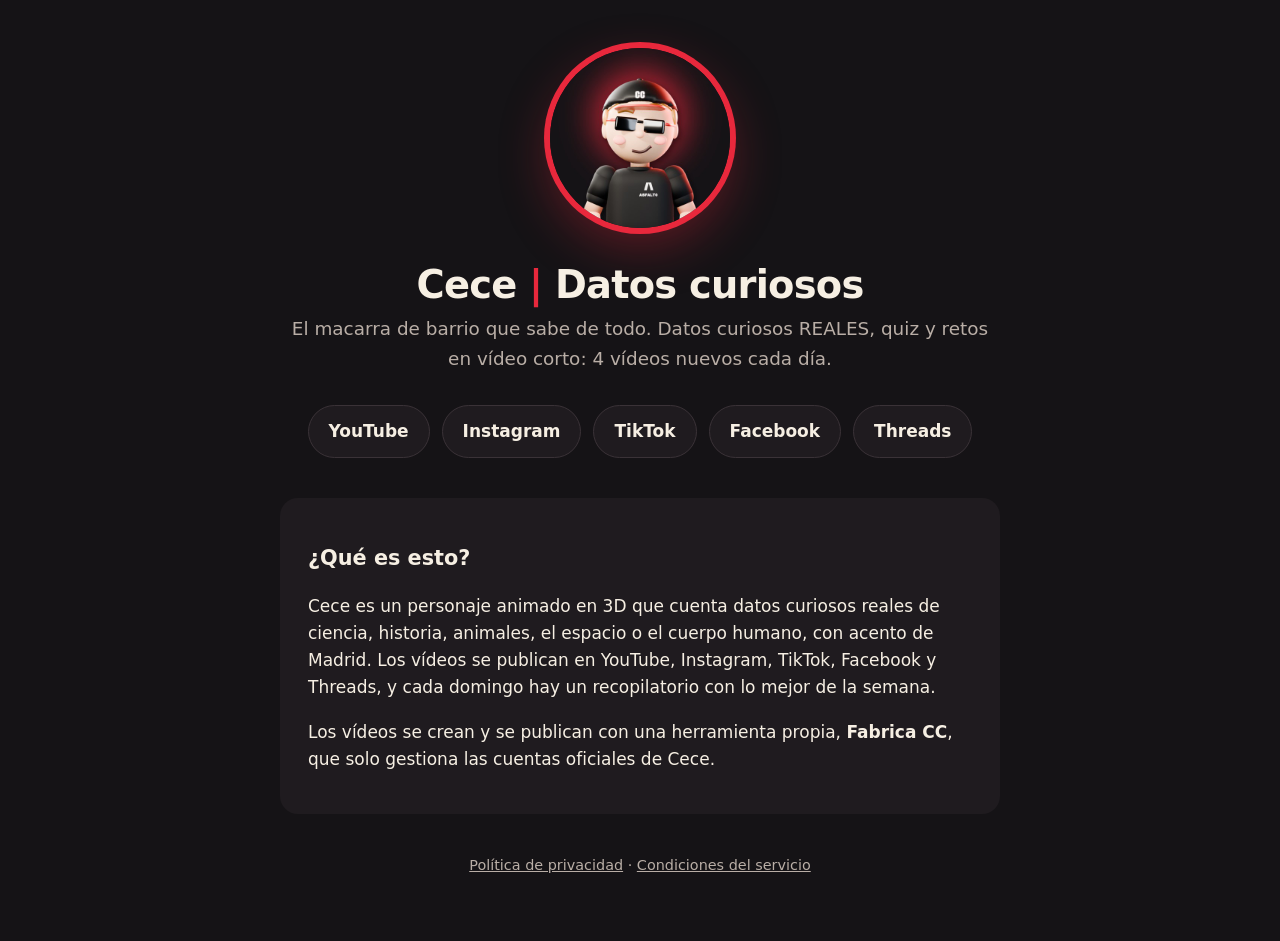
<file: index.html>
<!doctype html>
<html lang="es">
<head>
<meta charset="utf-8">
<meta name="viewport" content="width=device-width, initial-scale=1">
<title>Cece | Datos curiosos</title>
<meta name="description" content="Cece, el macarra de barrio que sabe de todo: datos curiosos, quiz y retos cada día en vídeo corto.">
<link rel="icon" href="logo120.png">
<link rel="stylesheet" href="estilo.css">
</head>
<body>
<main>
  <div class="cabecera">
    <img src="cece.jpg" alt="Cece, la mascota del canal">
    <h1>Cece <span>|</span> Datos curiosos</h1>
    <p class="lema">El macarra de barrio que sabe de todo. Datos curiosos REALES, quiz y retos en vídeo corto:
      4 vídeos nuevos cada día.</p>
    <nav class="redes">
      <a href="https://www.youtube.com/@cecedatos">YouTube</a>
      <a href="https://www.instagram.com/cecedatos/">Instagram</a>
      <a href="https://www.tiktok.com/@cecedatos">TikTok</a>
      <a href="https://www.facebook.com/cecedatos">Facebook</a>
      <a href="https://www.threads.com/@cecedatos">Threads</a>
    </nav>
  </div>
  <div class="caja">
    <h2>¿Qué es esto?</h2>
    <p>Cece es un personaje animado en 3D que cuenta datos curiosos reales de ciencia, historia, animales,
      el espacio o el cuerpo humano, con acento de Madrid. Los vídeos se publican en YouTube, Instagram,
      TikTok, Facebook y Threads, y cada domingo hay un recopilatorio con lo mejor de la semana.</p>
    <p>Los vídeos se crean y se publican con una herramienta propia, <strong>Fabrica CC</strong>, que solo
      gestiona las cuentas oficiales de Cece.</p>
  </div>
  <footer>
    <a href="privacidad.html">Política de privacidad</a> ·
    <a href="condiciones.html">Condiciones del servicio</a>
  </footer>
</main>
</body>
</html>
</file>
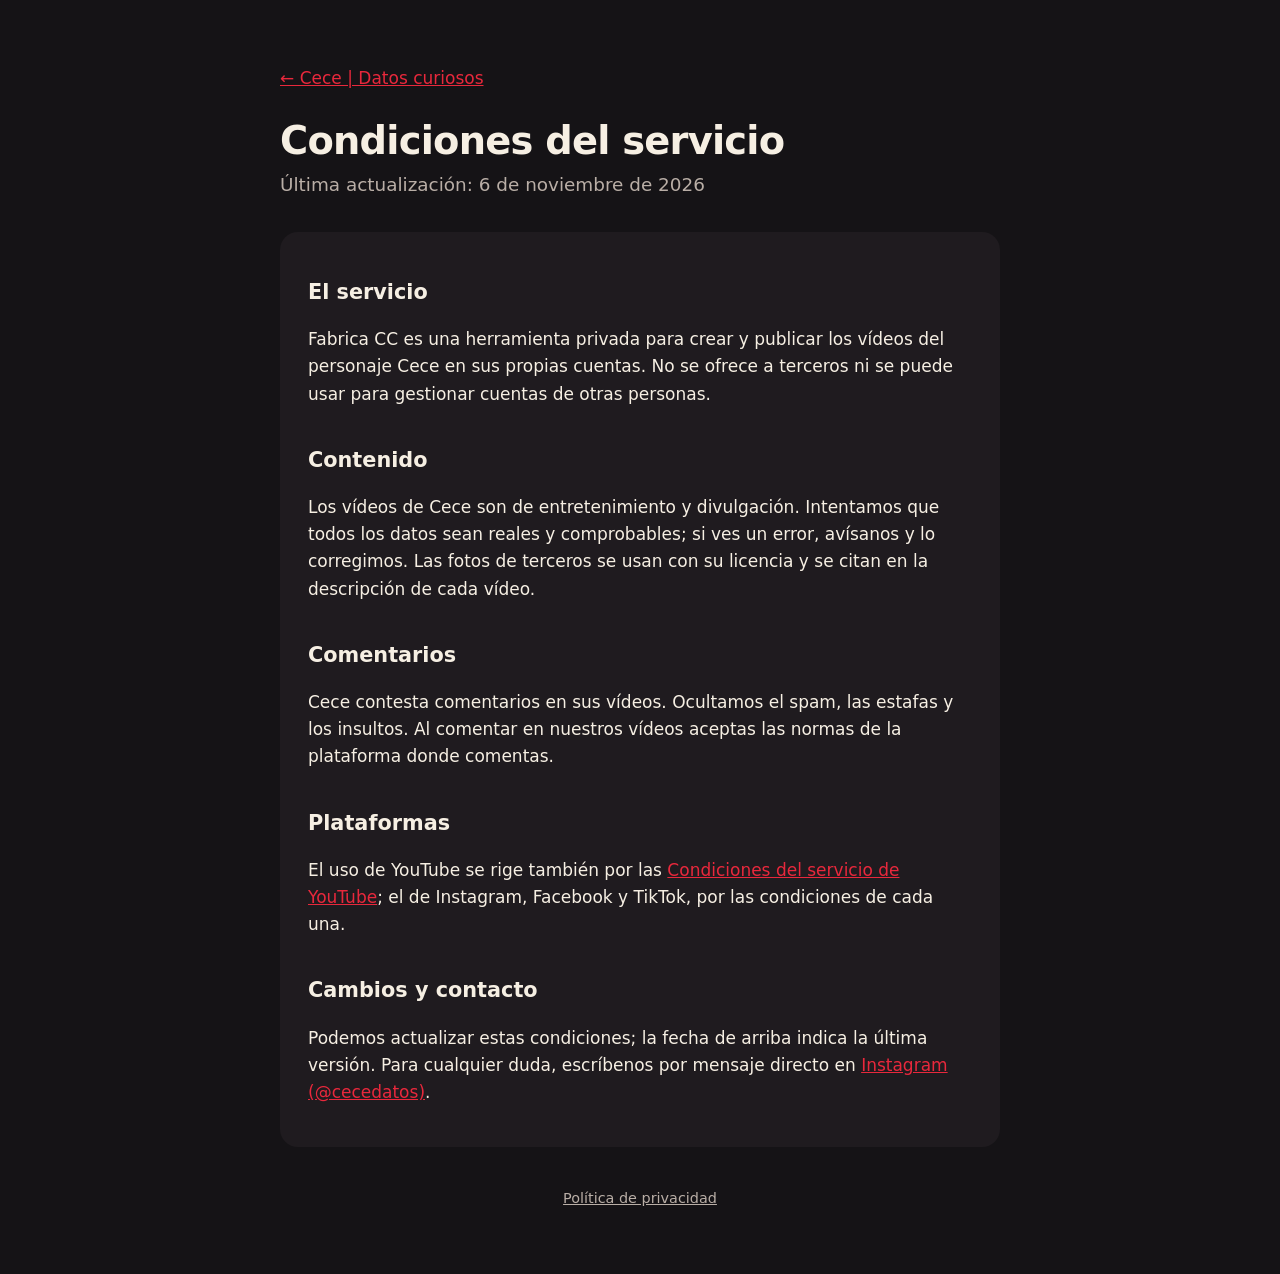
<file: condiciones.html>
<!doctype html>
<html lang="es">
<head>
<meta charset="utf-8">
<meta name="viewport" content="width=device-width, initial-scale=1">
<title>Condiciones del servicio · Cece</title>
<link rel="icon" href="logo120.png">
<link rel="stylesheet" href="estilo.css">
</head>
<body>
<main>
  <p><a href="index.html">← Cece | Datos curiosos</a></p>
  <h1>Condiciones del servicio</h1>
  <p class="lema">Última actualización: 6 de noviembre de 2026</p>
  <div class="caja">
    <h2>El servicio</h2>
    <p>Fabrica CC es una herramienta privada para crear y publicar los vídeos del personaje Cece en sus propias
      cuentas. No se ofrece a terceros ni se puede usar para gestionar cuentas de otras personas.</p>

    <h2>Contenido</h2>
    <p>Los vídeos de Cece son de entretenimiento y divulgación. Intentamos que todos los datos sean reales y
      comprobables; si ves un error, avísanos y lo corregimos. Las fotos de terceros se usan con su licencia y se
      citan en la descripción de cada vídeo.</p>

    <h2>Comentarios</h2>
    <p>Cece contesta comentarios en sus vídeos. Ocultamos el spam, las estafas y los insultos. Al comentar en
      nuestros vídeos aceptas las normas de la plataforma donde comentas.</p>

    <h2>Plataformas</h2>
    <p>El uso de YouTube se rige también por las <a href="https://www.youtube.com/t/terms">Condiciones del
      servicio de YouTube</a>; el de Instagram, Facebook y TikTok, por las condiciones de cada una.</p>

    <h2>Cambios y contacto</h2>
    <p>Podemos actualizar estas condiciones; la fecha de arriba indica la última versión. Para cualquier duda,
      escríbenos por mensaje directo en <a href="https://www.instagram.com/cecedatos/">Instagram (@cecedatos)</a>.</p>
  </div>
  <footer><a href="privacidad.html">Política de privacidad</a></footer>
</main>
</body>
</html>
</file>
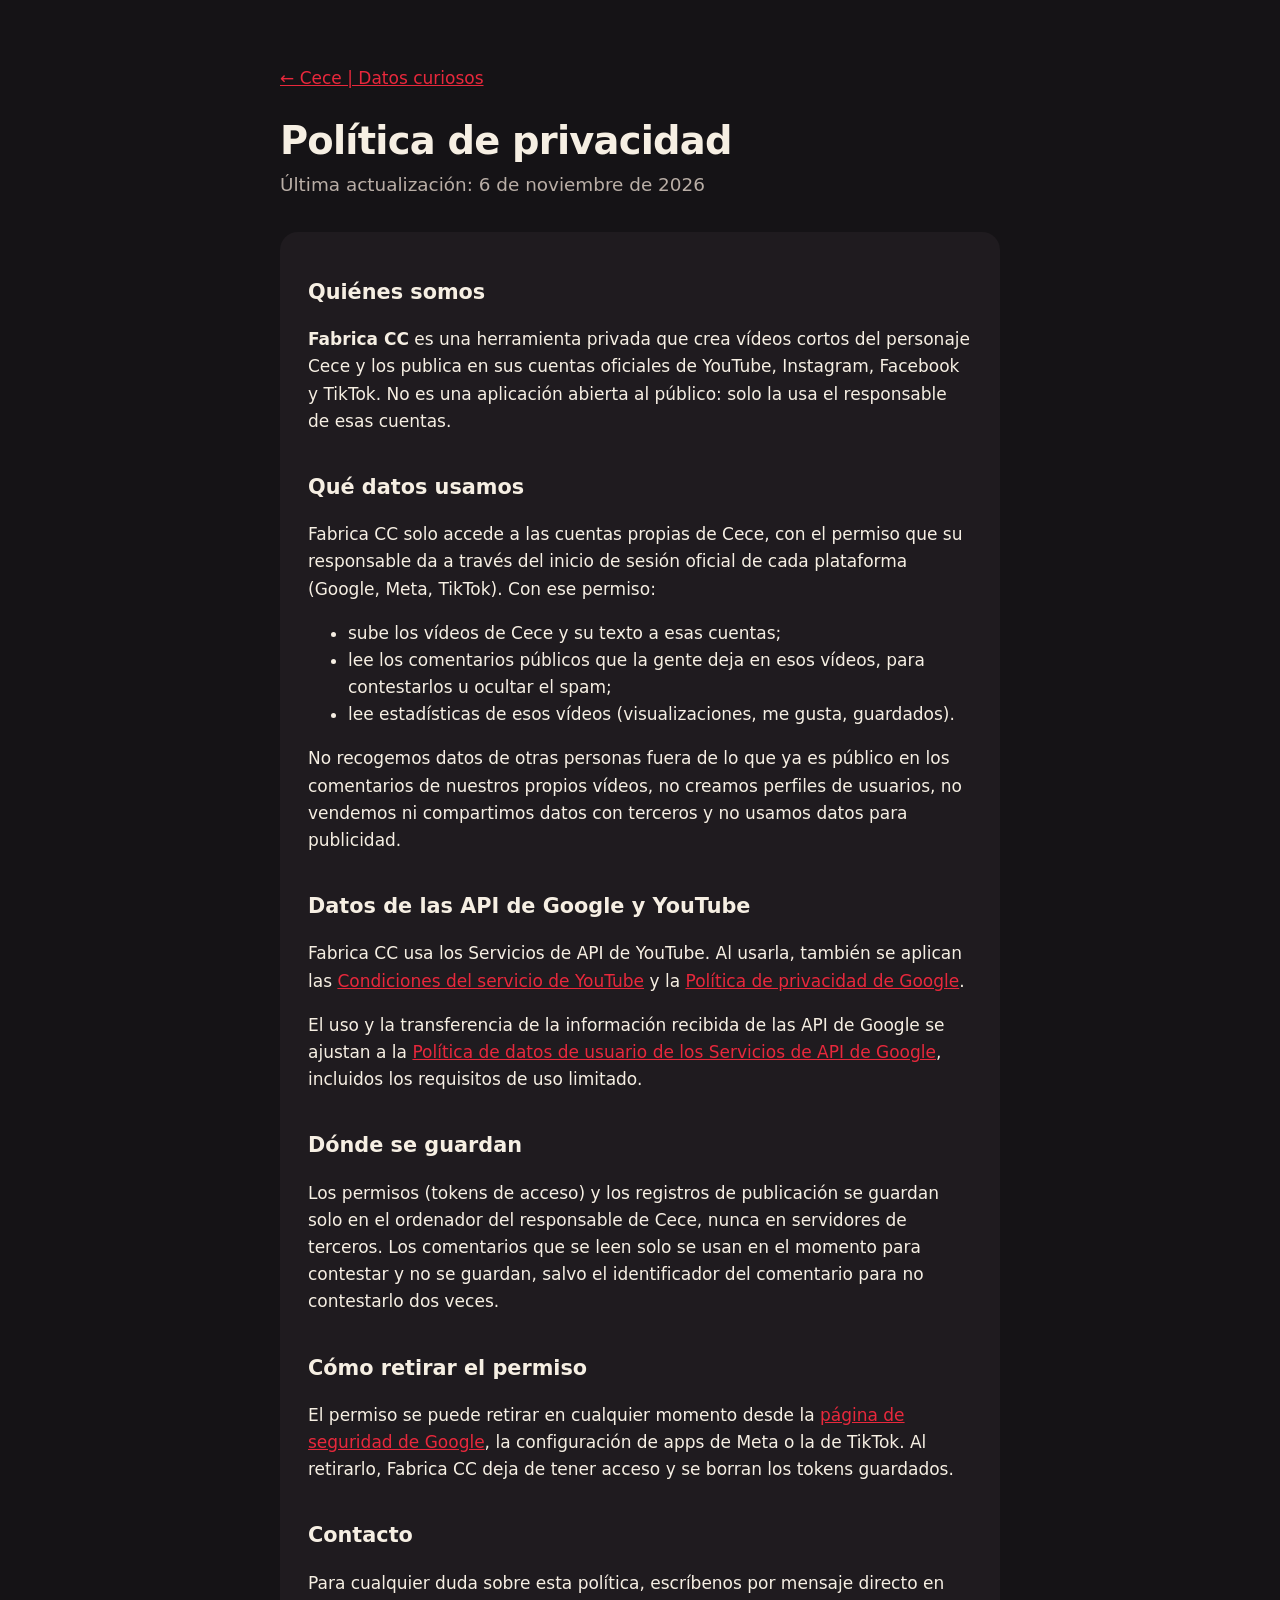
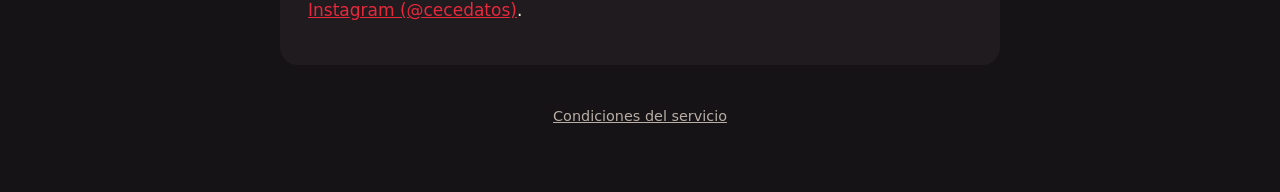
<file: privacidad.html>
<!doctype html>
<html lang="es">
<head>
<meta charset="utf-8">
<meta name="viewport" content="width=device-width, initial-scale=1">
<title>Política de privacidad · Cece</title>
<link rel="icon" href="logo120.png">
<link rel="stylesheet" href="estilo.css">
</head>
<body>
<main>
  <p><a href="index.html">← Cece | Datos curiosos</a></p>
  <h1>Política de privacidad</h1>
  <p class="lema">Última actualización: 6 de noviembre de 2026</p>
  <div class="caja">
    <h2>Quiénes somos</h2>
    <p><strong>Fabrica CC</strong> es una herramienta privada que crea vídeos cortos del personaje Cece y los
      publica en sus cuentas oficiales de YouTube, Instagram, Facebook y TikTok. No es una aplicación abierta al
      público: solo la usa el responsable de esas cuentas.</p>

    <h2>Qué datos usamos</h2>
    <p>Fabrica CC solo accede a las cuentas propias de Cece, con el permiso que su responsable da a través del
      inicio de sesión oficial de cada plataforma (Google, Meta, TikTok). Con ese permiso:</p>
    <ul>
      <li>sube los vídeos de Cece y su texto a esas cuentas;</li>
      <li>lee los comentarios públicos que la gente deja en esos vídeos, para contestarlos u ocultar el spam;</li>
      <li>lee estadísticas de esos vídeos (visualizaciones, me gusta, guardados).</li>
    </ul>
    <p>No recogemos datos de otras personas fuera de lo que ya es público en los comentarios de nuestros propios
      vídeos, no creamos perfiles de usuarios, no vendemos ni compartimos datos con terceros y no usamos datos para
      publicidad.</p>

    <h2>Datos de las API de Google y YouTube</h2>
    <p>Fabrica CC usa los Servicios de API de YouTube. Al usarla, también se aplican las
      <a href="https://www.youtube.com/t/terms">Condiciones del servicio de YouTube</a> y la
      <a href="https://policies.google.com/privacy">Política de privacidad de Google</a>.</p>
    <p>El uso y la transferencia de la información recibida de las API de Google se ajustan a la
      <a href="https://developers.google.com/terms/api-services-user-data-policy">Política de datos de usuario de
      los Servicios de API de Google</a>, incluidos los requisitos de uso limitado.</p>

    <h2>Dónde se guardan</h2>
    <p>Los permisos (tokens de acceso) y los registros de publicación se guardan solo en el ordenador del
      responsable de Cece, nunca en servidores de terceros. Los comentarios que se leen solo se usan en el momento
      para contestar y no se guardan, salvo el identificador del comentario para no contestarlo dos veces.</p>

    <h2>Cómo retirar el permiso</h2>
    <p>El permiso se puede retirar en cualquier momento desde la
      <a href="https://myaccount.google.com/permissions">página de seguridad de Google</a>, la configuración de
      apps de Meta o la de TikTok. Al retirarlo, Fabrica CC deja de tener acceso y se borran los tokens guardados.</p>

    <h2>Contacto</h2>
    <p>Para cualquier duda sobre esta política, escríbenos por mensaje directo en
      <a href="https://www.instagram.com/cecedatos/">Instagram (@cecedatos)</a>.</p>
  </div>
  <footer><a href="condiciones.html">Condiciones del servicio</a></footer>
</main>
</body>
</html>
</file>
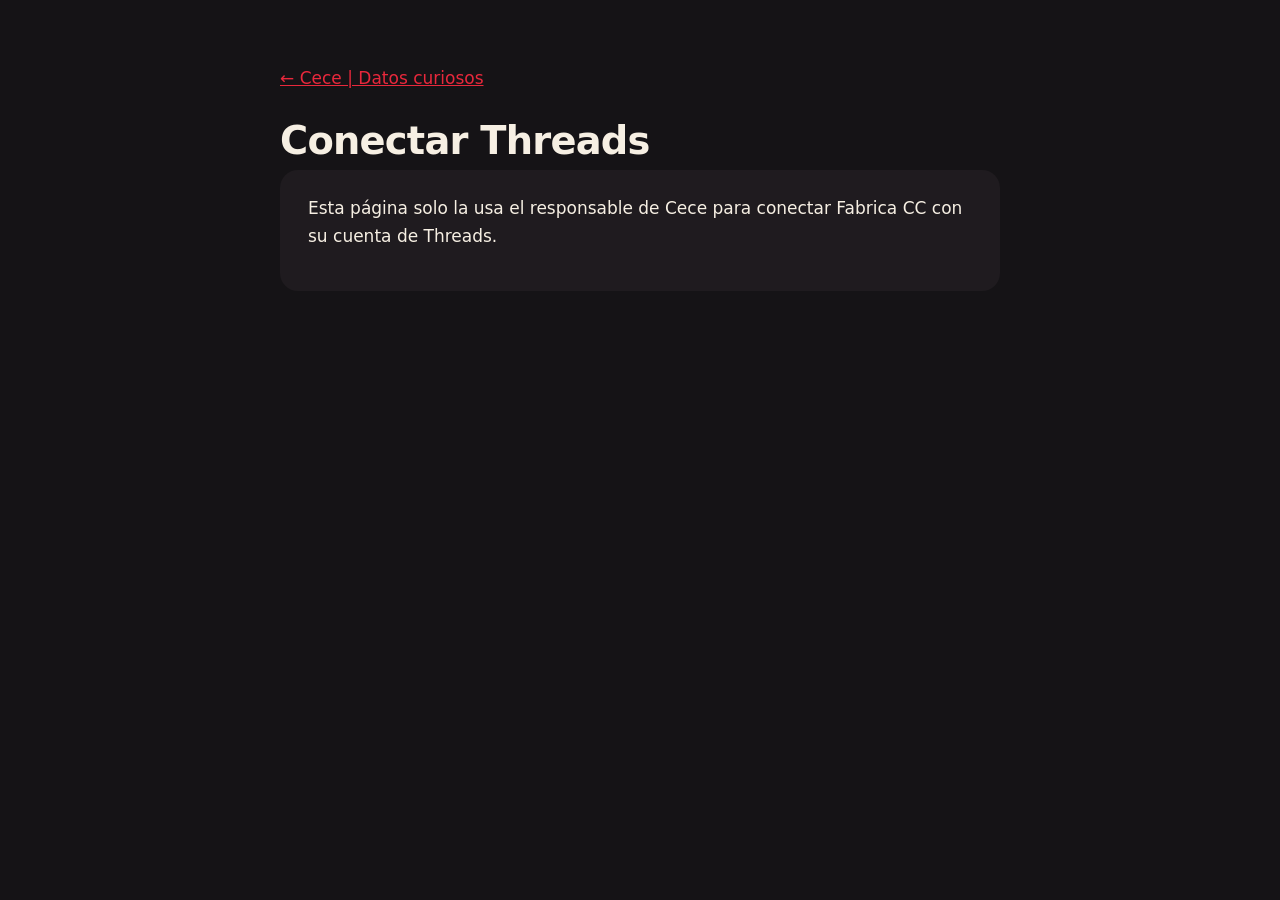
<file: threads.html>
<!doctype html>
<html lang="es">
<head>
<meta charset="utf-8">
<meta name="viewport" content="width=device-width, initial-scale=1">
<meta name="robots" content="noindex">
<title>Conectar Threads · Cece</title>
<link rel="icon" href="logo120.png">
<link rel="stylesheet" href="estilo.css">
<style>
  .codigo { background: #000; border: 1px solid #3a3237; border-radius: 12px; padding: 14px; font: 15px/1.4 Consolas, monospace;
            word-break: break-all; user-select: all; }
  button { background: var(--rojo); color: #fff; border: 0; border-radius: 999px; padding: 12px 22px; font-weight: 700;
           font-size: 1rem; cursor: pointer; margin-top: 14px; }
</style>
</head>
<body>
<main>
  <p><a href="index.html">← Cece | Datos curiosos</a></p>
  <h1>Conectar Threads</h1>
  <div class="caja" id="caja">
    <p>Esta página solo la usa el responsable de Cece para conectar Fabrica CC con su cuenta de Threads.</p>
  </div>
</main>
<script>
  // Threads vuelve aquí con ?code=... tras dar permiso. El código se usa en Fabrica CC, en el ordenador del dueño.
  var p = new URLSearchParams(location.search), caja = document.getElementById("caja");
  if (p.get("code")) {
    var cmd = 'python threads_api.py codigo "' + p.get("code").replace(/#_$/, "") + '"';
    caja.innerHTML = '<h2>Permiso concedido ✅</h2><p>Copia esta orden y pégala en una ventana de cmd abierta en la ' +
      'carpeta de la fábrica. El código caduca en una hora y solo sirve una vez.</p>' +
      '<div class="codigo" id="cmd"></div><button id="copiar">Copiar</button>';
    document.getElementById("cmd").textContent = cmd;
    document.getElementById("copiar").onclick = function () {
      navigator.clipboard.writeText(cmd).then(function () { document.getElementById("copiar").textContent = "Copiado"; });
    };
  } else if (p.get("error")) {
    caja.innerHTML = "<h2>No se dio el permiso</h2><p></p>";
    caja.querySelector("p").textContent = "Threads dice: " + (p.get("error_description") || p.get("error"));
  }
</script>
</body>
</html>
</file>
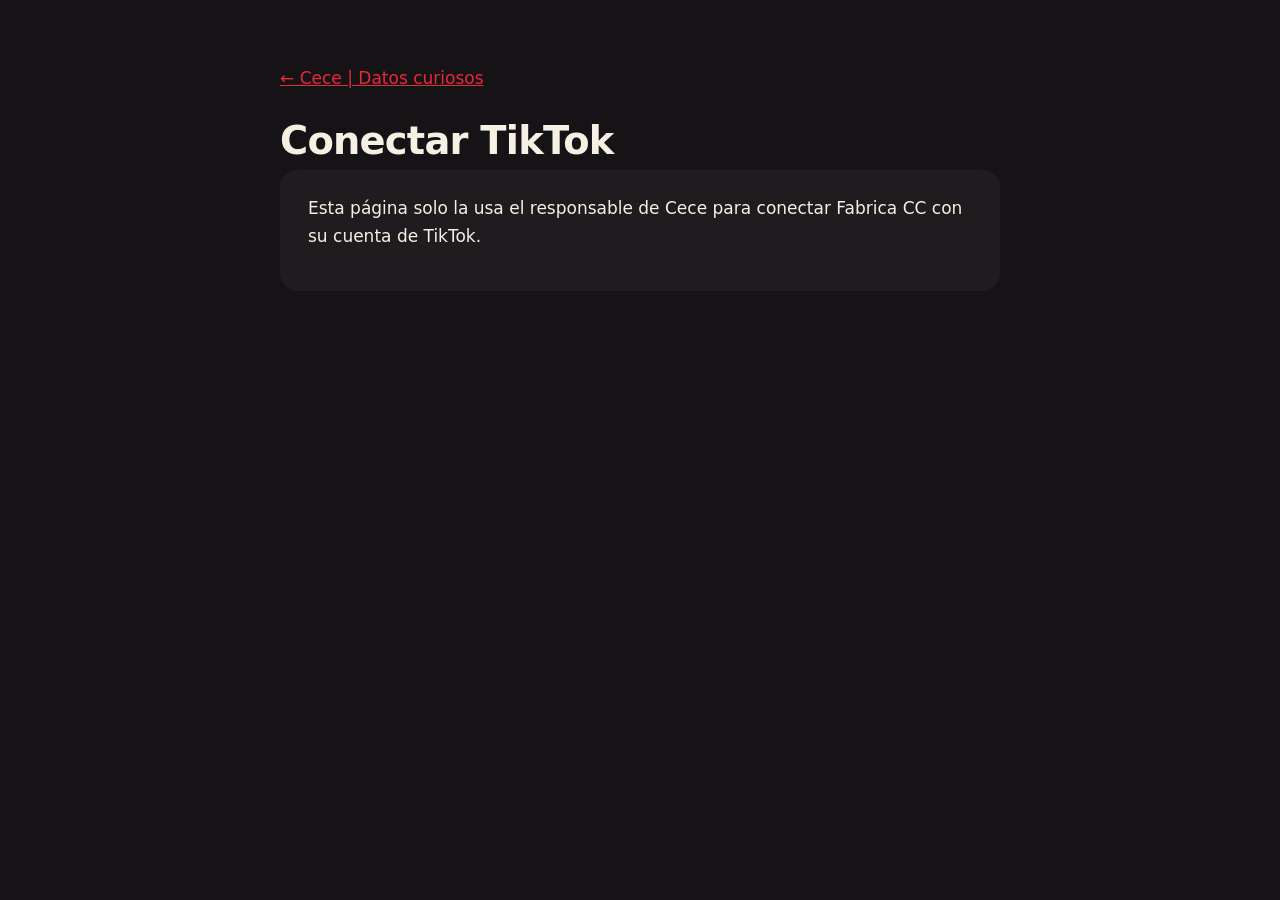
<file: tiktok.html>
<!doctype html>
<html lang="es">
<head>
<meta charset="utf-8">
<meta name="viewport" content="width=device-width, initial-scale=1">
<meta name="robots" content="noindex">
<title>Conectar TikTok · Cece</title>
<link rel="icon" href="logo120.png">
<link rel="stylesheet" href="estilo.css">
<style>
  .codigo { background: #000; border: 1px solid #3a3237; border-radius: 12px; padding: 14px; font: 15px/1.4 Consolas, monospace;
            word-break: break-all; user-select: all; }
  button { background: var(--rojo); color: #fff; border: 0; border-radius: 999px; padding: 12px 22px; font-weight: 700;
           font-size: 1rem; cursor: pointer; margin-top: 14px; }
</style>
</head>
<body>
<main>
  <p><a href="index.html">← Cece | Datos curiosos</a></p>
  <h1>Conectar TikTok</h1>
  <div class="caja" id="caja">
    <p>Esta página solo la usa el responsable de Cece para conectar Fabrica CC con su cuenta de TikTok.</p>
  </div>
</main>
<script>
  // TikTok vuelve aquí con ?code=... tras dar permiso. El código se copia en Fabrica CC, en el ordenador del dueño.
  var p = new URLSearchParams(location.search), caja = document.getElementById("caja");
  if (p.get("code")) {
    var cmd = 'python tiktok_api.py codigo "' + p.get("code") + '"';
    var vuelta = "http://localhost:8765/callback?" + new URLSearchParams({code: p.get("code"), state: p.get("state") || ""});
    caja.innerHTML = '<h2>Permiso concedido ✅</h2>' +
      '<p><a class="boton" id="volver" style="display:inline-block;background:var(--rojo);color:#fff;padding:12px 22px;' +
      'border-radius:999px;font-weight:700;text-decoration:none">Volver a Fabrica CC</a></p>' +
      '<p class="lema" style="font-size:.95rem">Si no tienes el panel abierto, copia esta orden y pégala en una ventana ' +
      'de cmd abierta en la carpeta de la fábrica. El código caduca en unos minutos y solo sirve una vez.</p>' +
      '<div class="codigo" id="cmd"></div><button id="copiar">Copiar</button>';
    document.getElementById("volver").href = vuelta;
    document.getElementById("cmd").textContent = cmd;
    document.getElementById("copiar").onclick = function () {
      navigator.clipboard.writeText(cmd).then(function () { document.getElementById("copiar").textContent = "Copiado"; });
    };
  } else if (p.get("error")) {
    caja.innerHTML = "<h2>No se dio el permiso</h2><p></p>";
    caja.querySelector("p").textContent = "TikTok dice: " + (p.get("error_description") || p.get("error"));
  }
</script>
</body>
</html>
</file>
<file: estilo.css>
:root {
  --fondo: #151316;
  --tarjeta: #1f1b1f;
  --tinta: #f6efe3;
  --suave: #b9aea6;
  --rojo: #e8283c;
}
* { box-sizing: border-box; }
body {
  margin: 0;
  background: var(--fondo);
  color: var(--tinta);
  font: 17px/1.6 system-ui, -apple-system, "Segoe UI", Roboto, sans-serif;
}
main { max-width: 760px; margin: 0 auto; padding: 48px 20px 64px; }
a { color: var(--rojo); }
.cabecera { text-align: center; }
.cabecera img {
  width: 180px; height: 180px; border-radius: 50%;
  box-shadow: 0 0 0 6px var(--rojo), 0 18px 50px rgba(232, 40, 60, .35);
}
h1 { font-size: 2.4rem; line-height: 1.1; margin: 28px 0 8px; letter-spacing: -.02em; }
h1 span { color: var(--rojo); }
h2 { font-size: 1.3rem; margin: 36px 0 8px; }
.lema { color: var(--suave); font-size: 1.15rem; margin: 0 0 32px; }
.redes { display: flex; flex-wrap: wrap; gap: 12px; justify-content: center; margin-bottom: 40px; }
.redes a {
  background: var(--tarjeta); color: var(--tinta); text-decoration: none;
  padding: 12px 20px; border-radius: 999px; border: 1px solid #3a3237; font-weight: 600;
}
.redes a:hover { border-color: var(--rojo); }
.caja { background: var(--tarjeta); border-radius: 18px; padding: 8px 28px 24px; }
footer { text-align: center; color: var(--suave); font-size: .9rem; margin-top: 40px; }
footer a { color: var(--suave); }
</file>
